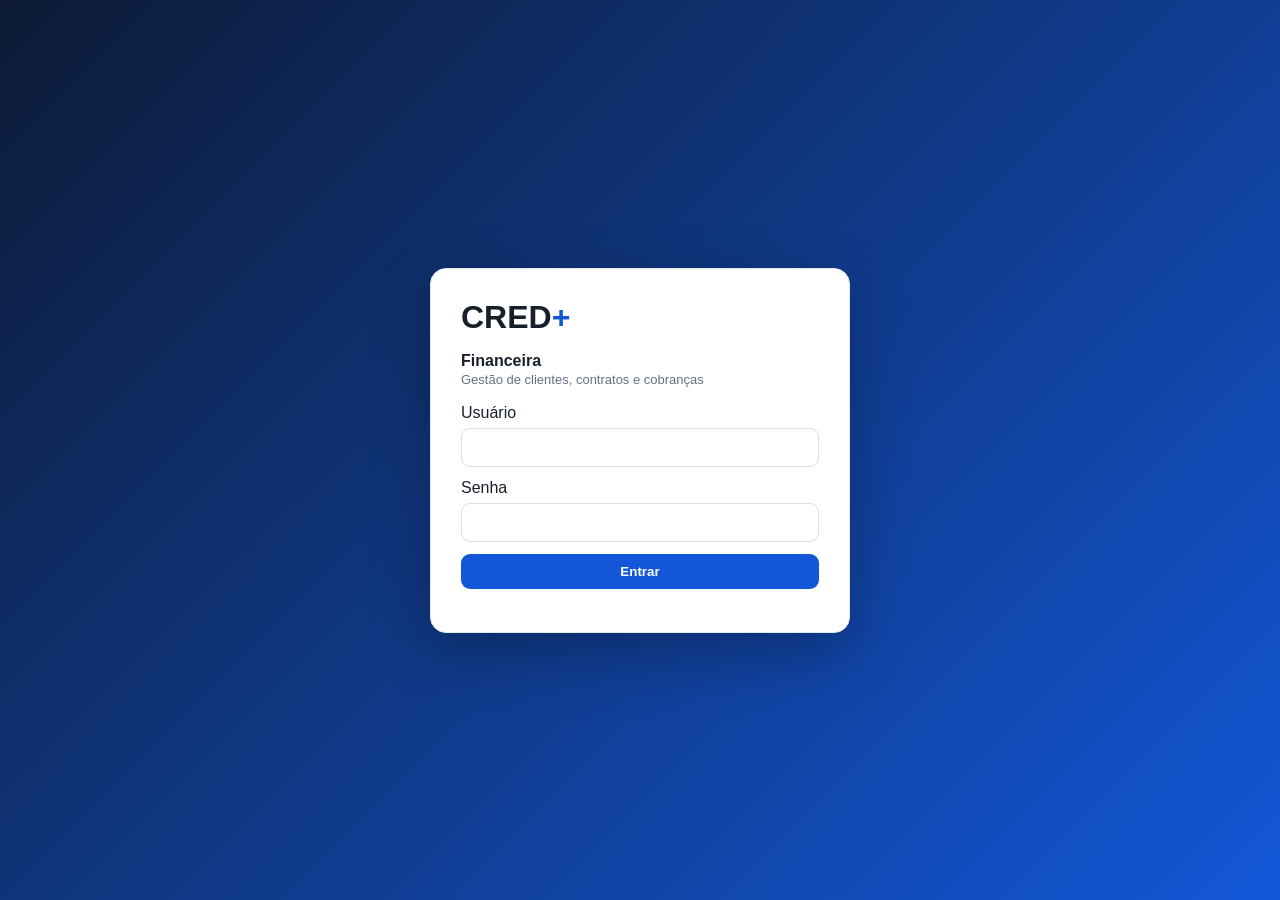
<file: app/static/index.html>
<!doctype html><html lang="pt-BR"><head><meta charset="utf-8"><meta name="viewport" content="width=device-width,initial-scale=1"><title>CRED+ Financeira</title><style>*{box-sizing:border-box}body{margin:0;font-family:Arial,sans-serif;background:#f4f6f9;color:#17202a}.login{min-height:100vh;display:grid;place-items:center;background:linear-gradient(135deg,#0d1b36,#1357d8)}.box,.card,.section{background:#fff;border-radius:16px;border:1px solid #e4e7ec}.box{padding:30px;width:min(420px,92%);box-shadow:0 20px 60px #0004}.logo{font-size:32px;font-weight:900}.logo span{color:#1357d8}input,select{width:100%;padding:11px;border:1px solid #ddd;border-radius:9px;margin:6px 0 12px}.btn{padding:10px 14px;border:0;border-radius:9px;background:#e9edf2;font-weight:700;cursor:pointer}.primary{background:#1357d8;color:white}.app{display:none}.side{position:fixed;inset:0 auto 0 0;width:220px;background:#101828;color:#fff;padding:18px}.side button{display:block;width:100%;text-align:left;background:transparent;color:#ddd;border:0;padding:11px;border-radius:8px;cursor:pointer}.main{margin-left:220px;padding:25px}.grid{display:grid;grid-template-columns:repeat(5,1fr);gap:12px}.card,.section{padding:17px;margin-top:14px}.value{font-size:24px;font-weight:900;margin-top:6px}.muted{color:#667085;font-size:13px}.table{overflow:auto}table{width:100%;border-collapse:collapse;min-width:700px}th,td{padding:10px;border-bottom:1px solid #eee;text-align:left;font-size:13px}.actions{display:flex;gap:8px;flex-wrap:wrap}@media(max-width:900px){.side{width:64px}.side span{display:none}.main{margin-left:64px}.grid{grid-template-columns:repeat(2,1fr)}}</style></head><body><div id="login" class="login"><div class="box"><div class="logo">CRED<span>+</span></div><p><b>Financeira</b><br><span class="muted">Gestão de clientes, contratos e cobranças</span></p><label>Usuário</label><input id="user" autocomplete="username"><label>Senha</label><input id="pass" type="password" autocomplete="current-password"><button class="btn primary" style="width:100%" onclick="doLogin()">Entrar</button><p id="msg" class="muted"></p></div></div><div id="app" class="app"><aside class="side"><div class="logo">C<span>+</span></div><hr><button onclick="page('dashboard')">📊 <span>Dashboard</span></button><button onclick="page('clients')">👥 <span>Clientes</span></button><button onclick="page('contracts')">📄 <span>Contratos</span></button><button onclick="page('installments')">📅 <span>Parcelas</span></button><button onclick="page('users')">🧑‍💼 <span>Usuários</span></button><button onclick="page('cash')">💰 <span>Caixa</span></button><button onclick="logout()">🚪 <span>Sair</span></button></aside><main class="main"><h1 id="title">Dashboard</h1><div id="who" class="muted"></div><div id="content"></div></main></div><script>let T=localStorage.getItem('cp_token'),U=null;const $=i=>document.getElementById(i),money=v=>new Intl.NumberFormat('pt-BR',{style:'currency',currency:'BRL'}).format(v||0);async function payload(r){const text=await r.text();if(!text)return{};try{return JSON.parse(text)}catch{return{detail:text}}}async function api(url,opt={}){opt.headers={...(opt.headers||{}),Authorization:'Bearer '+T};const r=await fetch(url,opt);const x=await payload(r);if(!r.ok)throw new Error(x.detail||('Erro '+r.status));return x}async function doLogin(){const f=new FormData();f.append('username',$('user').value);f.append('password',$('pass').value);try{const r=await fetch('/api/login',{method:'POST',body:f});const x=await payload(r);if(!r.ok){$('msg').textContent=x.detail||'Usuário ou senha inválidos';return}T=x.token;U=x.user;localStorage.setItem('cp_token',T);show();page('dashboard')}catch(e){$('msg').textContent='Não foi possível conectar ao servidor.'}}function show(){$('login').style.display='none';$('app').style.display='block';$('who').textContent=U?U.name+' • '+U.role:''}function logout(){localStorage.removeItem('cp_token');location.reload()}async function page(p){$('title').textContent={dashboard:'Dashboard',clients:'Clientes',contracts:'Contratos',installments:'Parcelas',users:'Usuários',cash:'Caixa'}[p]||p;try{if(p==='dashboard')return dashboard();if(p==='clients')return clients();if(p==='contracts')return contracts();if(p==='installments')return installments();if(p==='users')return users();if(p==='cash')return cash()}catch(e){alert(e.message)}}async function dashboard(){const x=await api('/api/dashboard');$('content').innerHTML=`<div class="grid"><div class="card">Caixa<div class="value">${money(x.cash)}</div></div><div class="card">Clientes<div class="value">${x.clients}</div></div><div class="card">Contratos<div class="value">${x.contracts}</div></div><div class="card">A receber<div class="value">${money(x.receivable)}</div></div><div class="card">Em atraso<div class="value">${money(x.overdue)}</div></div></div><div class="section"><h3>Recebido hoje</h3><b>${money(x.received_today)}</b></div>`}async function clients(){const a=await api('/api/clients');$('content').innerHTML=`<div class="section"><button class="btn primary" onclick="newClient()">+ Cliente</button><div class="table"><table><tr><th>ID</th><th>Nome</th><th>CPF</th><th>WhatsApp</th><th>Renda</th></tr>${a.map(x=>`<tr><td>${x.id}</td><td>${x.name}</td><td>${x.cpf}</td><td>${x.whatsapp}</td><td>${money(x.income)}</td></tr>`).join('')}</table></div></div>`}function newClient(){const n=prompt('Nome completo:');if(!n)return;const f=new FormData();f.append('name',n);f.append('cpf',prompt('CPF:')||'');f.append('whatsapp',prompt('WhatsApp:')||'');f.append('income',prompt('Renda:','0')||'0');api('/api/clients',{method:'POST',body:f}).then(clients).catch(e=>alert(e.message))}async function contracts(){const a=await api('/api/contracts');$('content').innerHTML=`<div class="section"><button class="btn primary" onclick="newContract()">+ Contrato</button><div class="table"><table><tr><th>Nº</th><th>Cliente</th><th>Principal</th><th>Total</th><th>Parcelas</th><th>Status</th></tr>${a.map(x=>`<tr><td>${x.number}</td><td>${x.client}</td><td>${money(x.principal)}</td><td>${money(x.total)}</td><td>${x.installments}</td><td>${x.status}</td></tr>`).join('')}</table></div></div>`}async function newContract(){const cs=await api('/api/clients'),ps=await api('/api/products');if(!cs.length)return alert('Cadastre um cliente primeiro');const cid=prompt('ID do cliente:\n'+cs.map(x=>x.id+' - '+x.name).join('\n')),pid=prompt('ID do produto:\n'+ps.map(x=>x.id+' - '+x.name+' ('+x.rate+'%)').join('\n')),a=prompt('Valor do crédito:'),n=prompt('Número de parcelas:','20'),d=prompt('Primeiro vencimento (DD-MM-AAAA ou AAAA-MM-DD):');if(!cid||!pid||!a||!n||!d)return;const f=new FormData();f.append('client_id',cid);f.append('product_id',pid);f.append('principal',a);f.append('installments',n);f.append('first_due',d);api('/api/contracts',{method:'POST',body:f}).then(()=>{alert('Contrato criado com sucesso.');contracts()}).catch(e=>alert(e.message))}async function installments(){const a=await api('/api/installments');$('content').innerHTML=`<div class="section"><div class="table"><table><tr><th>Cliente</th><th>Contrato</th><th>#</th><th>Vencimento</th><th>Valor</th><th>Pago</th><th>Status</th><th></th></tr>${a.map(x=>`<tr><td>${x.client}</td><td>${x.contract}</td><td>${x.number}</td><td>${x.due_date}</td><td>${money(x.amount)}</td><td>${money(x.paid_amount)}</td><td>${x.status}</td><td>${x.status!=='paid'?`<button class="btn" onclick="pay(${x.id},${x.amount-x.paid_amount})">Pagar</button>`:''}</td></tr>`).join('')}</table></div></div>`}function pay(id,remaining){const v=prompt('Valor recebido:',remaining.toFixed(2));if(!v)return;const f=new FormData();f.append('installment_id',id);f.append('amount',v);f.append('payment_date',new Date().toISOString().slice(0,10));f.append('method','PIX');api('/api/payments',{method:'POST',body:f}).then(installments).catch(e=>alert(e.message))}async function users(){const a=await api('/api/users');$('content').innerHTML=`<div class="section"><button class="btn primary" onclick="newUser()">+ Usuário</button><div class="table"><table><tr><th>Nome</th><th>Usuário</th><th>Perfil</th><th>Ativo</th></tr>${a.map(x=>`<tr><td>${x.name}</td><td>${x.username}</td><td>${x.role}</td><td>${x.active?'Sim':'Não'}</td></tr>`).join('')}</table></div></div>`}function newUser(){const n=prompt('Nome:'),u=prompt('Usuário:'),p=prompt('Senha (mín. 8 caracteres):'),r=prompt('Perfil (admin/collector):','collector');if(!n||!u||!p)return;const f=new FormData();f.append('name',n);f.append('username',u);f.append('password',p);f.append('role',r);api('/api/users',{method:'POST',body:f}).then(users).catch(e=>alert(e.message))}async function cash(){const x=await api('/api/dashboard');$('content').innerHTML=`<div class="section"><h2>Caixa atual: ${money(x.cash)}</h2><button class="btn primary" onclick="expense()">+ Despesa</button></div>`}function expense(){const a=prompt('Valor da despesa:'),d=prompt('Descrição:');if(!a)return;const f=new FormData();f.append('amount',a);f.append('movement_date',new Date().toISOString().slice(0,10));f.append('description',d||'');api('/api/cash/expense',{method:'POST',body:f}).then(cash).catch(e=>alert(e.message))}if(T){api('/api/me').then(x=>{U=x;show();page('dashboard')}).catch(()=>{localStorage.removeItem('cp_token');location.reload()})}</script></body></html>
</file>
